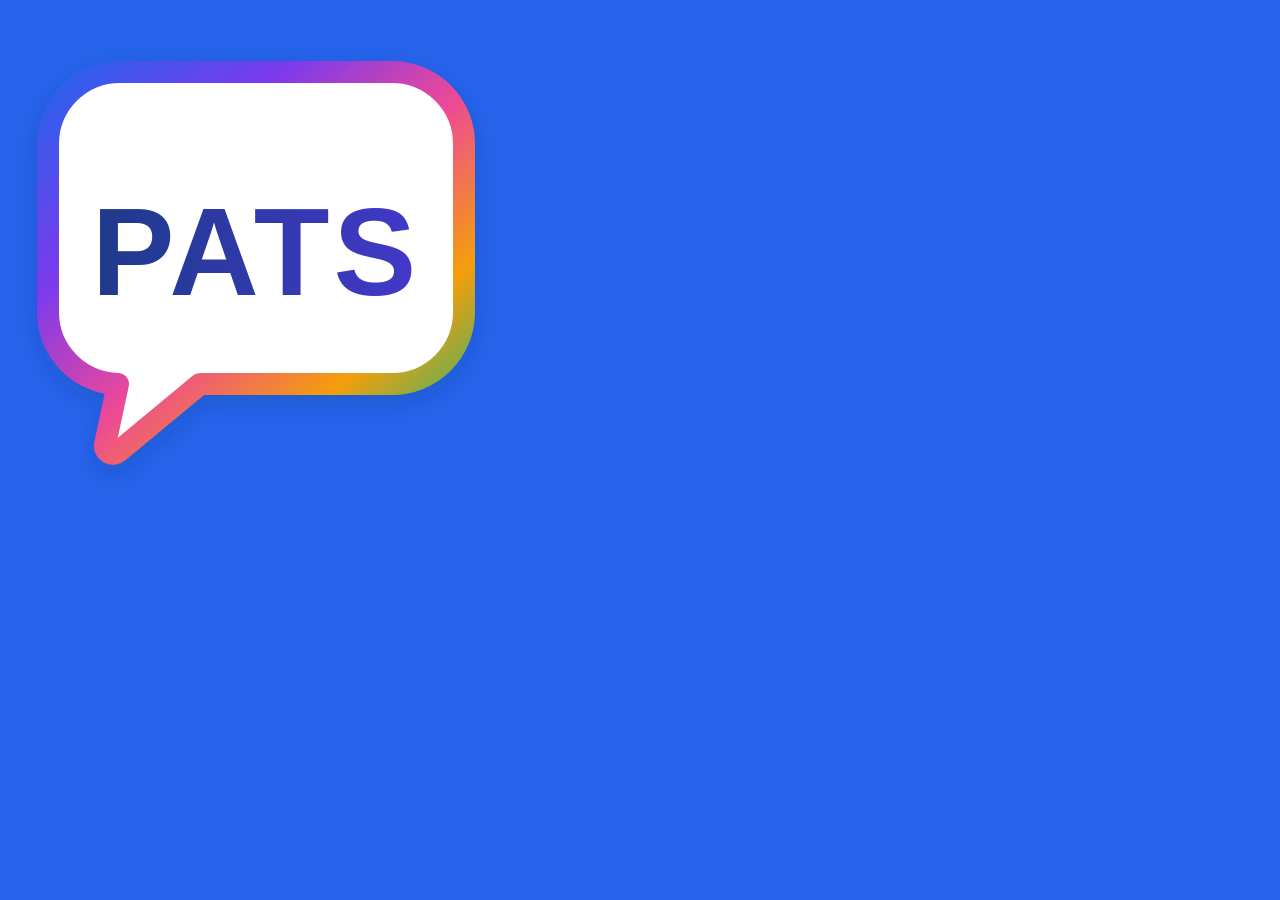
<file: src/art/logo.html>
<!doctype html>
<html>
<head>
<meta charset="utf-8">
<style>
  html,body{margin:0;width:512px;height:512px;overflow:hidden;background:#2563eb}
  img{width:512px;height:512px;display:block}
</style>
</head>
<body><img src="../../assets/img/favicon.svg" alt=""></body>
</html>
</file>
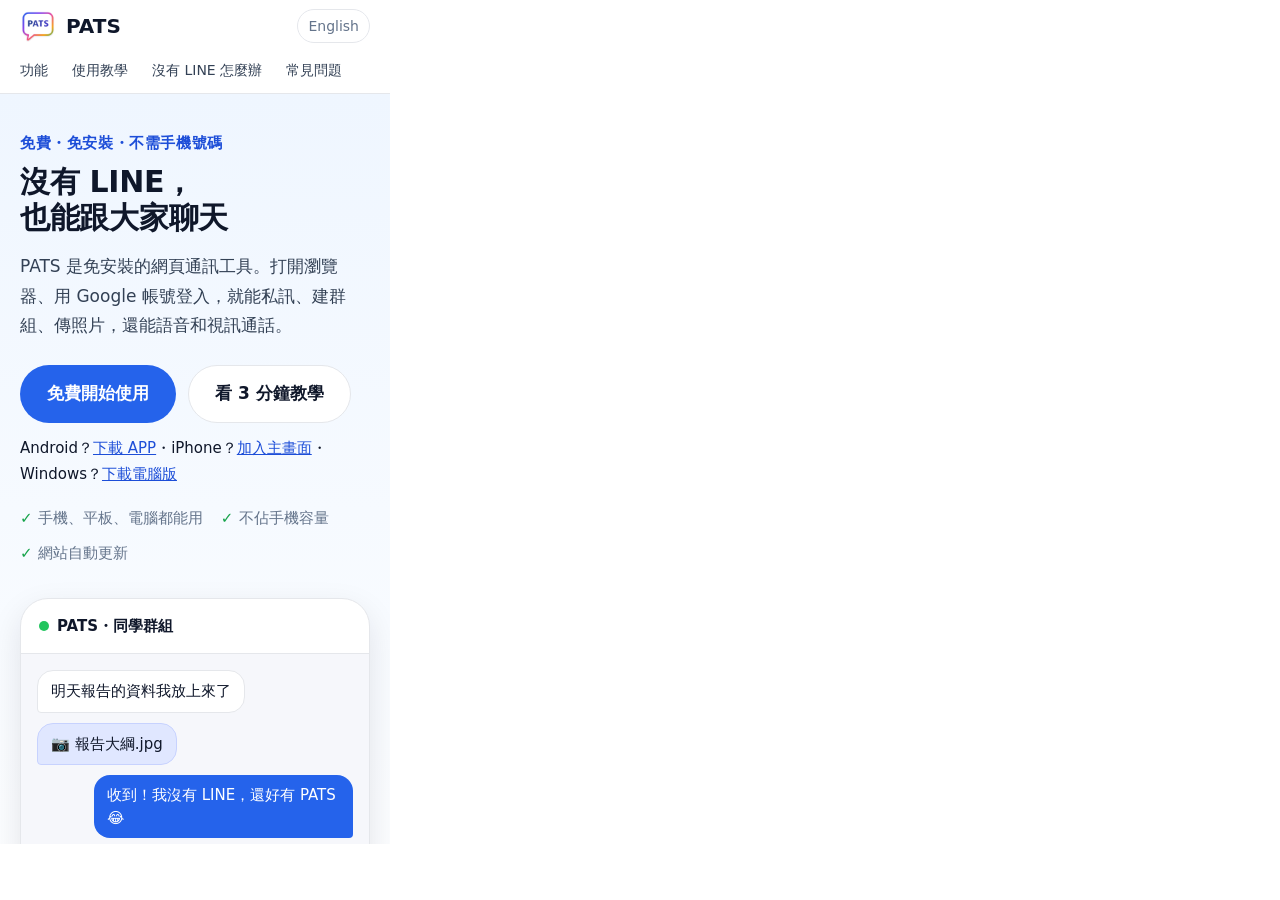
<file: src/art/mobile-frame.html>
<!doctype html>
<html>
<head>
<meta charset="utf-8">
<style>
  html,body{margin:0;background:#fff;overflow:hidden}
  iframe{width:390px;height:844px;border:0;display:block}
</style>
</head>
<body><iframe src="https://vincent1021210.github.io/" title="PATS"></iframe></body>
</html>
</file>
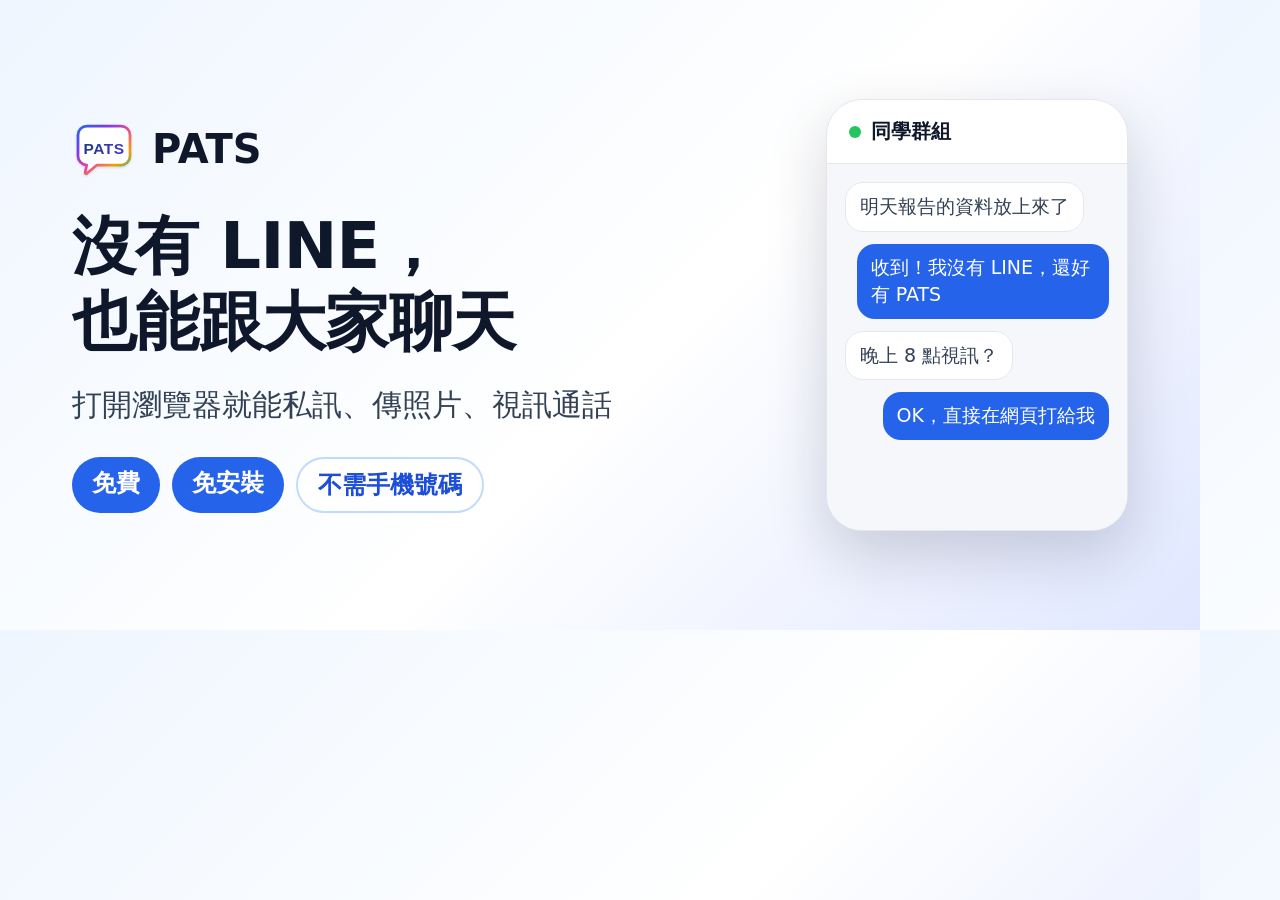
<file: src/art/og.html>
<!doctype html>
<html lang="zh-Hant">
<head>
<meta charset="utf-8">
<style>
  html,body{margin:0;width:1200px;height:630px;overflow:hidden}
  body{font-family:"Microsoft JhengHei","Noto Sans TC","PingFang TC",system-ui,sans-serif;background:linear-gradient(135deg,#eff6ff 0%,#ffffff 55%,#e0e7ff 100%);color:#0f172a;display:flex;align-items:center;padding:0 72px;box-sizing:border-box;gap:56px}
  .left{flex:1}
  .brand{display:flex;align-items:center;gap:16px;font-size:40px;font-weight:800;margin-bottom:28px}
  .mark{width:64px;height:64px}
  h1{font-size:64px;line-height:1.18;margin:0 0 22px;letter-spacing:-.01em}
  p{font-size:30px;color:#334155;margin:0 0 30px;line-height:1.5}
  .chips{display:flex;gap:12px;flex-wrap:wrap}
  .chip{background:#2563eb;color:#fff;font-weight:700;font-size:24px;padding:10px 20px;border-radius:999px}
  .chip.alt{background:#fff;color:#1d4ed8;border:2px solid #bfdbfe}
  .phone{width:300px;background:#fff;border-radius:36px;box-shadow:0 24px 60px rgba(15,23,42,.18);border:1px solid #e5e7eb;overflow:hidden}
  .bar{padding:18px 22px;font-weight:700;font-size:20px;border-bottom:1px solid #e5e7eb;display:flex;gap:10px;align-items:center}
  .dot{width:12px;height:12px;border-radius:50%;background:#22c55e}
  .body{background:#f6f7fb;padding:18px;display:flex;flex-direction:column;gap:12px;height:330px}
  .b{margin:0;padding:10px 14px;border-radius:18px;font-size:19px;max-width:85%;line-height:1.45}
  .in{background:#fff;border:1px solid #e5e7eb;align-self:flex-start}
  .out{background:#2563eb;color:#fff;align-self:flex-end}
</style>
</head>
<body>
  <div class="left">
    <div class="brand"><img class="mark" src="../../assets/img/favicon.svg" alt="">PATS</div>
    <h1>沒有 LINE，<br>也能跟大家聊天</h1>
    <p>打開瀏覽器就能私訊、傳照片、視訊通話</p>
    <div class="chips">
      <span class="chip">免費</span><span class="chip">免安裝</span><span class="chip alt">不需手機號碼</span>
    </div>
  </div>
  <div class="phone">
    <div class="bar"><span class="dot"></span>同學群組</div>
    <div class="body">
      <p class="b in">明天報告的資料放上來了</p>
      <p class="b out">收到！我沒有 LINE，還好有 PATS</p>
      <p class="b in">晚上 8 點視訊？</p>
      <p class="b out">OK，直接在網頁打給我</p>
    </div>
  </div>
</body>
</html>
</file>
